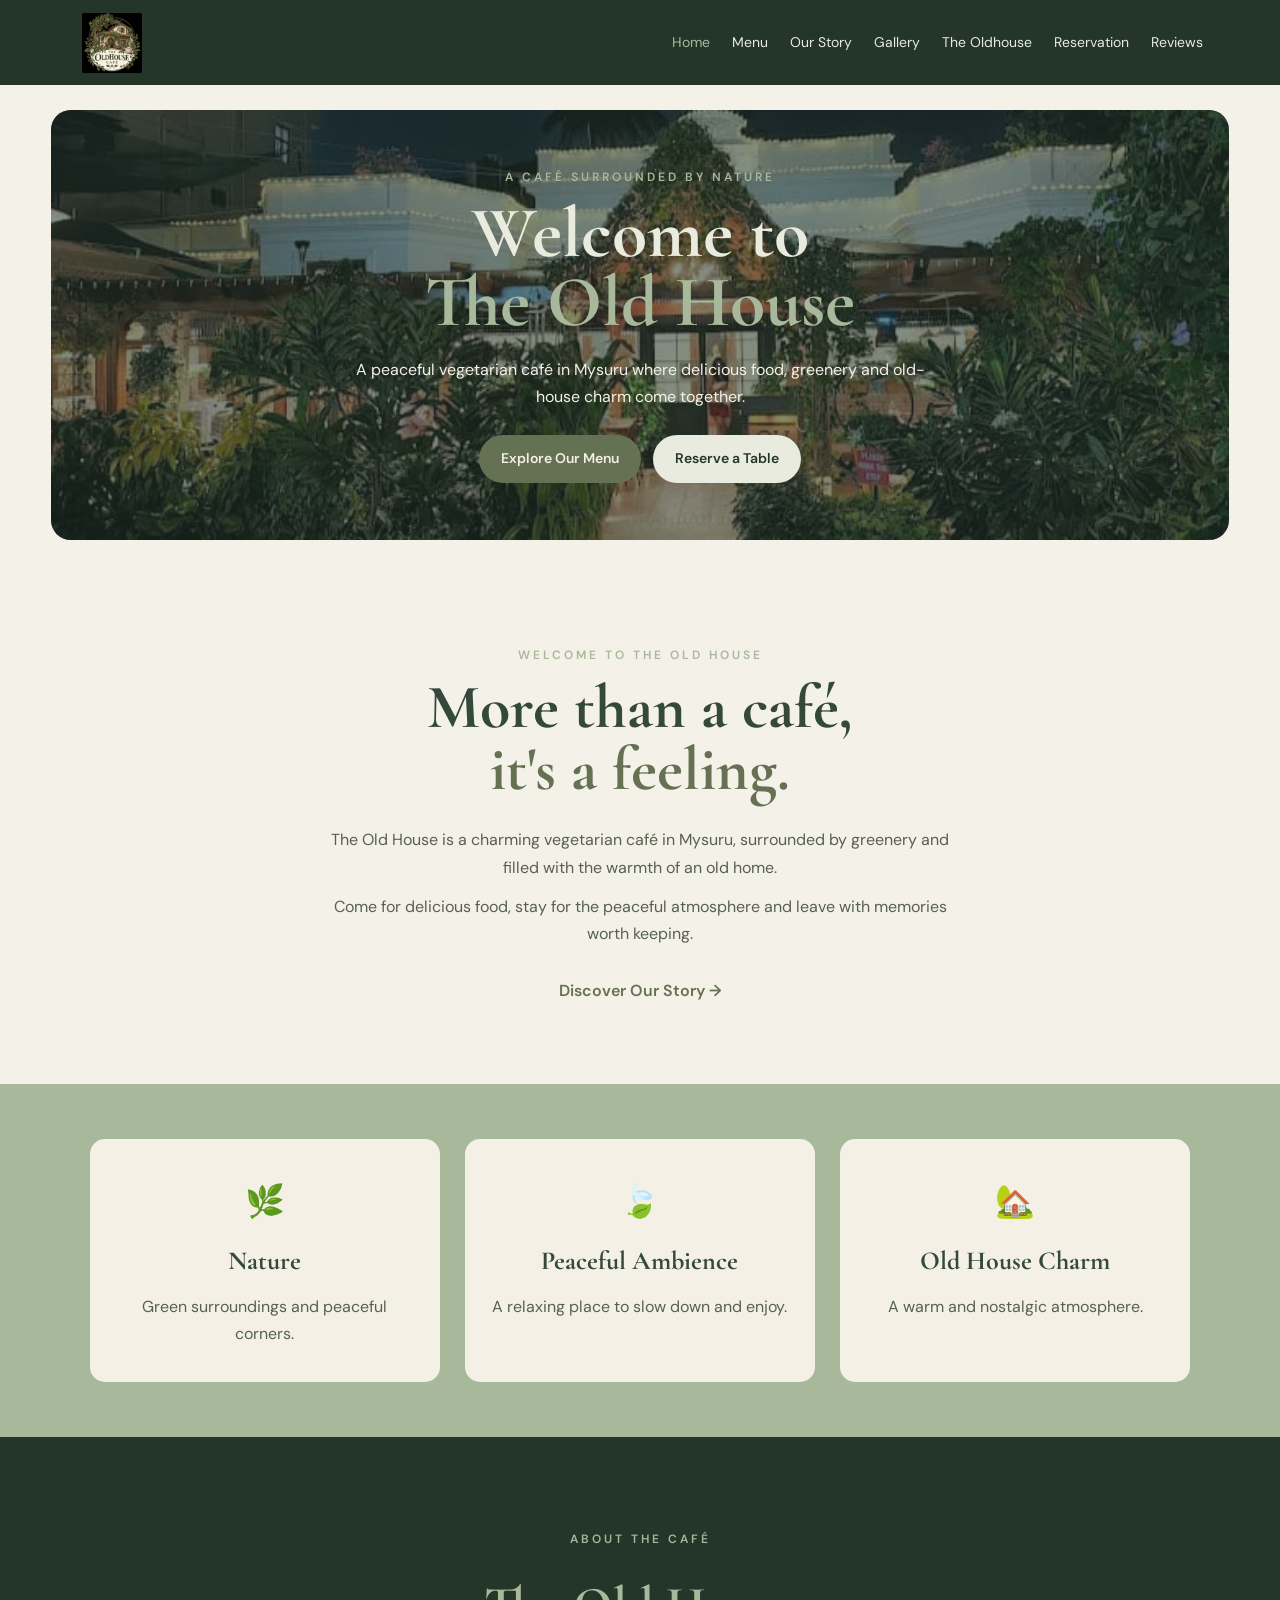
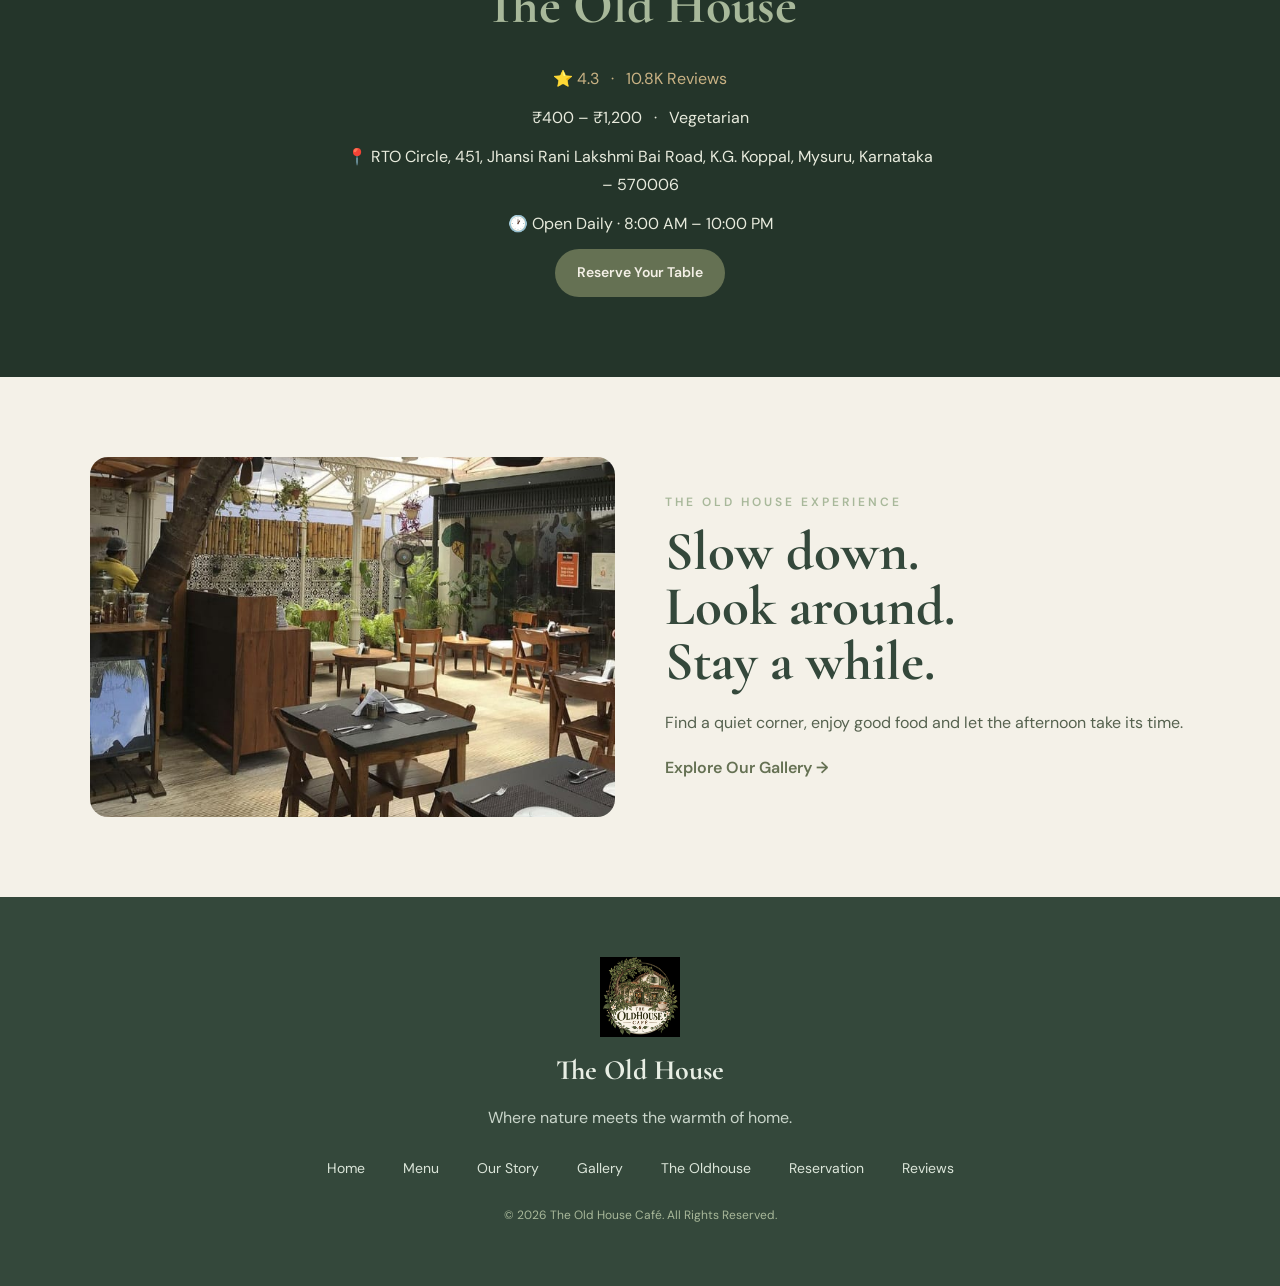
<file: index.html>
<!DOCTYPE html>
<html lang="en">

<head>
    <meta charset="UTF-8">
    <meta name="viewport" content="width=device-width, initial-scale=1.0">

    <title>The Old House | Mysuru</title>

    <link rel="stylesheet" href="css/style.css">

    <link href="https://fonts.googleapis.com/css2?family=Cormorant+Garamond:wght@500;600;700&family=DM+Sans:wght@400;500;600&display=swap" rel="stylesheet">
</head>

<body>

<!-- ================= NAVIGATION ================= -->

<header class="navbar">

    <div class="logo">
        <img src="imagesforblog/logo.jpeg" alt="The Old House Logo">
    </div>

    <nav>
        <a href="index.html" class="active">Home</a>
        <a href="menu.html">Menu</a>
        <a href="about.html">Our Story</a>
        <a href="gallery.html">Gallery</a>
        <a href="oldhouse.html">The Oldhouse</a>
        <a href="reservation.html">Reservation</a>
        <a href="reviews.html">Reviews</a>
    </nav>

</header>


<!-- ================= HERO ================= -->

<section class="hero">

    <img src="imagesforblog/ambience1.jpeg"
         alt="The Old House Café">

    <div class="hero-overlay">

        <p class="small-title">
            A CAFÉ SURROUNDED BY NATURE
        </p>

        <h1>
            Welcome to
            <br>
            <span>The Old House</span>
        </h1>

        <p class="hero-description">
            A peaceful vegetarian café in Mysuru where
            delicious food, greenery and old-house charm
            come together.
        </p>

        <div class="buttons">

            <a href="menu.html" class="btn">
                Explore Our Menu
            </a>

            <a href="reservation.html" class="btn btn-light">
                Reserve a Table
            </a>

        </div>

    </div>

</section>


<!-- ================= WELCOME ================= -->

<section class="welcome">

    <p class="small-title">
        WELCOME TO THE OLD HOUSE
    </p>

    <h2>
        More than a café,
        <br>
        <span>it's a feeling.</span>
    </h2>

    <p class="welcome-text">
        The Old House is a charming vegetarian café in Mysuru,
        surrounded by greenery and filled with the warmth of
        an old home.
    </p>

    <p class="welcome-text">
        Come for delicious food, stay for the peaceful
        atmosphere and leave with memories worth keeping.
    </p>

    <a href="about.html" class="text-link">
        Discover Our Story →
    </a>

</section>


<!-- ================= HIGHLIGHTS ================= -->

<section class="highlights">

    <div class="highlight-card">

        <span>🌿</span>

        <h3>Nature</h3>

        <p>
            Green surroundings and peaceful corners.
        </p>

    </div>


    <div class="highlight-card">

        <span>🍃</span>

        <h3>Peaceful Ambience</h3>

        <p>
            A relaxing place to slow down and enjoy.
        </p>

    </div>


    <div class="highlight-card">

        <span>🏡</span>

        <h3>Old House Charm</h3>

        <p>
            A warm and nostalgic atmosphere.
        </p>

    </div>

</section>


<!-- ================= CAFE DETAILS ================= -->

<section class="cafe-details">

    <div class="details-content">

        <p class="small-title">
            ABOUT THE CAFÉ
        </p>

        <h2>
            The Old House
        </h2>

        <p class="rating">
            ⭐ 4.3 &nbsp; · &nbsp; 10.8K Reviews
        </p>

        <p>
            ₹400 – ₹1,200 &nbsp; · &nbsp; Vegetarian
        </p>

        <p class="address">
            📍 RTO Circle, 451, Jhansi Rani Lakshmi Bai Road,
            K.G. Koppal, Mysuru, Karnataka – 570006
        </p>

        <p>
            🕐 Open Daily · 8:00 AM – 10:00 PM
        </p>

        <a href="reservation.html" class="btn">
            Reserve Your Table
        </a>

    </div>

</section>


<!-- ================= FINAL AMBIENCE ================= -->

<section class="final-ambience">

    <img src="imagesforblog/ambience2.jpeg"
         alt="The Old House Café ambience">

    <div class="final-text">

        <p class="small-title">
            THE OLD HOUSE EXPERIENCE
        </p>

        <h2>
            Slow down.<br>
            Look around.<br>
            Stay a while.
        </h2>

        <p>
            Find a quiet corner, enjoy good food and
            let the afternoon take its time.
        </p>

        <a href="gallery.html" class="text-link">
            Explore Our Gallery →
        </a>

    </div>

</section>


<!-- ================= FOOTER ================= -->

<footer>

    <img src="imagesforblog/logo.jpeg"
         alt="The Old House Logo">

    <h3>The Old House</h3>

    <p>
        Where nature meets the warmth of home.
    </p>

    <div class="footer-links">

        <a href="index.html">Home</a>
        <a href="menu.html">Menu</a>
        <a href="about.html">Our Story</a>
        <a href="gallery.html">Gallery</a>
        <a href="oldhouse.html">The Oldhouse</a>
        <a href="reservation.html">Reservation</a>
        <a href="reviews.html">Reviews</a>

    </div>

    <p class="copyright">
        © 2026 The Old House Café. All Rights Reserved.
    </p>

</footer>

</body>
</html>
</file>
<file: css/style.css>
/* =========================
   THE OLD HOUSE CAFÉ
   FOREST & CREAM THEME
========================= */

* {
    margin: 0;
    padding: 0;
    box-sizing: border-box;
}

html {
    scroll-behavior: smooth;
}

body {
    font-family: "DM Sans", sans-serif;
    background: #F4F0E6;
    color: #24352A;
    line-height: 1.7;
}

img {
    max-width: 100%;
    display: block;
}

a {
    text-decoration: none;
}


/* =========================
   NAVBAR
========================= */

.navbar {
    background: #24352A;
    min-height: 85px;
    padding: 12px 6%;
    display: flex;
    align-items: center;
    justify-content: space-between;
    gap: 25px;
}

.logo img {
    width: 70px;
    height: 60px;
    object-fit: contain;
    border-radius: 8px;
}

.navbar nav {
    display: flex;
    flex-wrap: wrap;
    justify-content: center;
    gap: 22px;
}

.navbar nav a {
    color: #E8EBDD;
    font-size: 14px;
    transition: 0.3s;
}

.navbar nav a:hover,
.navbar nav a.active {
    color: #A8B89A;
}


/* =========================
   HERO
========================= */

.hero {
    width: 92%;
    max-width: 1200px;
    height: 430px;
    margin: 25px auto;
    position: relative;
    overflow: hidden;
    border-radius: 20px;
}

.hero > img {
    width: 100%;
    height: 100%;
    object-fit: cover;
}

.hero-overlay {
    position: absolute;
    inset: 0;
    background: rgba(36, 53, 42, 0.55);

    display: flex;
    flex-direction: column;
    justify-content: center;
    align-items: center;

    text-align: center;
    padding: 25px;
    color: #E8EBDD;
}

.small-title {
    font-size: 12px;
    letter-spacing: 3px;
    font-weight: 600;
    color: #A8B89A;
    margin-bottom: 12px;
}

.hero h1 {
    font-family: "Cormorant Garamond", serif;
    font-size: clamp(42px, 7vw, 72px);
    line-height: 0.95;
    margin-bottom: 20px;
}

.hero h1 span {
    color: #A8B89A;
}

.hero-description {
    max-width: 600px;
    color: #F4F0E6;
    margin-bottom: 25px;
}

.buttons {
    display: flex;
    gap: 12px;
    flex-wrap: wrap;
    justify-content: center;
}


/* =========================
   BUTTONS
========================= */

.btn {
    display: inline-block;
    padding: 12px 22px;
    background: #657153;
    color: #F4F0E6;
    border-radius: 30px;
    font-size: 14px;
    font-weight: 600;
    transition: 0.3s;
}

.btn:hover {
    background: #8B6F52;
    transform: translateY(-2px);
}

.btn-light {
    background: #E8EBDD;
    color: #24352A;
}


/* =========================
   WELCOME
========================= */

.welcome {
    max-width: 850px;
    margin: auto;
    padding: 80px 25px;
    text-align: center;
}

.welcome h2 {
    font-family: "Cormorant Garamond", serif;
    font-size: clamp(40px, 6vw, 62px);
    line-height: 1;
    margin-bottom: 25px;
}

.welcome h2 span {
    color: #657153;
}

.welcome-text {
    max-width: 650px;
    margin: 12px auto;
    color: #56624F;
}

.text-link {
    display: inline-block;
    margin-top: 18px;
    color: #657153;
    font-weight: 600;
}


/* =========================
   HIGHLIGHTS
========================= */

.highlights {
    background: #A8B89A;
    padding: 55px 7%;
    display: grid;
    grid-template-columns: repeat(3, 1fr);
    gap: 25px;
}

.highlight-card {
    background: #F4F0E6;
    padding: 35px 25px;
    text-align: center;
    border-radius: 15px;
}

.highlight-card span {
    font-size: 32px;
}

.highlight-card h3 {
    font-family: "Cormorant Garamond", serif;
    font-size: 26px;
    margin: 10px 0;
}

.highlight-card p {
    color: #56624F;
}


/* =========================
   CAFE DETAILS
========================= */

.cafe-details {
    padding: 80px 20px;
    text-align: center;
    background: #24352A;
    color: #E8EBDD;
}

.details-content {
    max-width: 700px;
    margin: auto;
}

.cafe-details h2 {
    font-family: "Cormorant Garamond", serif;
    font-size: 52px;
    color: #A8B89A;
    margin-bottom: 15px;
}

.cafe-details p {
    margin: 12px 0;
}

.rating {
    color: #C9B284;
}

.address {
    max-width: 600px;
    margin: auto !important;
}


/* =========================
   FINAL AMBIENCE
========================= */

.final-ambience {
    padding: 80px 7%;
    display: grid;
    grid-template-columns: 1fr 1fr;
    gap: 50px;
    align-items: center;
}

.final-ambience img {
    width: 100%;
    height: 360px;
    object-fit: cover;
    border-radius: 18px;
}

.final-text h2 {
    font-family: "Cormorant Garamond", serif;
    font-size: 55px;
    line-height: 1;
    margin-bottom: 20px;
}

.final-text p:not(.small-title) {
    color: #56624F;
}


/* =========================
   FOOTER
========================= */

footer {
    background: #24352A;
    color: #E8EBDD;
    text-align: center;
    padding: 45px 20px;
}

footer img {
    width: 65px;
    height: 55px;
    object-fit: contain;
    margin: auto;
}

footer h3 {
    font-family: "Cormorant Garamond", serif;
    font-size: 28px;
    margin: 10px 0;
}

.footer-links {
    margin: 25px 0;
    display: flex;
    justify-content: center;
    flex-wrap: wrap;
    gap: 18px;
}

.footer-links a {
    color: #A8B89A;
    font-size: 14px;
}

.copyright {
    font-size: 12px;
    color: #A8B89A;
}


/* =========================
   MOBILE
========================= */

@media (max-width: 768px) {

    .navbar {
        flex-direction: column;
        padding: 15px;
    }

    .navbar nav {
        gap: 12px;
    }

    .navbar nav a {
        font-size: 12px;
    }

    .hero {
        width: 94%;
        height: 350px;
        margin: 15px auto;
    }

    .hero h1 {
        font-size: 44px;
    }

    .highlights {
        grid-template-columns: 1fr;
    }

    .final-ambience {
        grid-template-columns: 1fr;
        padding: 55px 6%;
    }

    .final-ambience img {
        height: 280px;
    }

    .final-text h2 {
        font-size: 44px;
    }
}
/* =========================================
   MENU CATEGORY SECTION
========================================= */

.food-category {
    display: none;
    max-width: 900px;
    margin: 30px auto;
    padding: 20px;
}

.food-category.active-category {
    display: block;
}

.food-category > h2 {
    text-align: center;
    color: #6f8565;
    font-size: 32px;
    margin-bottom: 25px;
}


/* =========================================
   CATEGORY BUTTONS
========================================= */

.categories {
    display: flex;
    flex-wrap: wrap;
    justify-content: center;
    gap: 10px;
    max-width: 1000px;
    margin: 20px auto;
    padding: 10px;
}

.category {
    background: #eef2e8;
    color: #607458;
    border: 1px solid #b8c7ae;
    padding: 10px 18px;
    border-radius: 30px;
    font-size: 15px;
    cursor: pointer;
}

.category:hover,
.category.active {
    background: #7f9475;
    color: white;
}


/* =========================================
   MENU ITEMS
========================================= */

.menu-list {
    display: flex;
    flex-direction: column;
    gap: 12px;
}

.menu-item {
    display: flex;
    align-items: center;
    gap: 18px;
    background: #fffdf8;
    padding: 10px 15px;
    border-radius: 14px;
    border: 1px solid #dce3d6;
    box-shadow: 0 2px 8px rgba(60, 80, 50, 0.08);
}


/* SMALL FOOD IMAGE */

.menu-item img {
    width: 75px;
    height: 60px;
    object-fit: cover;
    border-radius: 10px;
    flex-shrink: 0;
}


/* =========================================
   ITEM NAME OVAL
========================================= */

.menu-details {
    flex: 1;
}

.menu-details h3 {
    display: inline-block;
    background: #e6eee0;
    color: #5f7655;
    padding: 7px 16px;
    border-radius: 50px;
    font-size: 19px;
    margin: 0 0 5px 0;
}


/* PRICE */

.menu-item strong {
    color: #5f7655;
    font-size: 17px;
    min-width: 55px;
    text-align: right;
}


/* =========================================
   MOBILE
========================================= */

@media (max-width: 600px) {

    .categories {
        gap: 7px;
    }

    .category {
        font-size: 13px;
        padding: 8px 12px;
    }

    .food-category {
        padding: 10px;
    }

    .food-category > h2 {
        font-size: 27px;
    }

    .menu-item {
        gap: 10px;
        padding: 8px 10px;
    }

    .menu-item img {
        width: 60px;
        height: 50px;
    }

    .menu-details h3 {
        font-size: 16px;
        padding: 6px 11px;
    }

    .menu-item strong {
        font-size: 14px;
        min-width: 45px;
    }
}
/* ===== MENU CATEGORY FIX ===== */

.food-category {
    display: none !important;
}

.food-category.active-category {
    display: block !important;
}

/* Menu item layout */

.menu-list {
    display: flex;
    flex-direction: column;
    gap: 12px;
    max-width: 850px;
    margin: auto;
}

.menu-item {
    display: flex;
    align-items: center;
    width: 100%;
    box-sizing: border-box;
    padding: 10px 15px;
    gap: 18px;
    background: #fffdf8;
    border-radius: 15px;
}

/* Small images */

.menu-item img {
    width: 200px !important;
    height: 200px !important;
    object-fit: cover;
    border-radius: 10px;
    flex-shrink: 0;
}

/* Item name */

.menu-details {
    flex: 1;
}

.menu-details h3 {
    display: inline-block;
    margin: 0;
    padding: 6px 16px;
    border-radius: 50px;
    background: #e7eee2;
    color: #637b5b;
    font-size: 18px;
}

/* Price */

.menu-item strong {
    margin-left: auto;
    color: #637b5b;
    font-size: 17px;
    white-space: nowrap;
}
/* ===== GALLERY SMALL IMAGES ===== */

.gallery-section {
    padding: 40px 20px;
}

.gallery-grid {
    max-width: 750px;
    margin: auto;
    display: grid;
    grid-template-columns: repeat(2, 1fr);
    gap: 20px;
}

.gallery-card {
    background: #fffdf8;
    padding: 10px;
    border-radius: 15px;
    text-align: center;
}

.gallery-card img {
    width: 100% !important;
    height: 160px !important;
    object-fit: cover;
    border-radius: 12px;
    display: block;
}

.gallery-card h3 {
    margin: 10px 5px 5px;
    color: #637b5b;
    font-size: 18px;
}

/* Mobile */

@media (max-width: 600px) {

    .gallery-grid {
        grid-template-columns: 1fr 1fr;
        gap: 12px;
    }

    .gallery-card img {
        height: 120px !important;
    }

    .gallery-card h3 {
        font-size: 15px;
    }
}
/* ===== OLDHOUSE IMAGES ===== */

.oldhouse-images {
    max-width: 750px;
    margin: auto;
    display: grid;
    grid-template-columns: repeat(2, 1fr);
    gap: 18px;
}

.oldhouse-images img {
    width: 100%;
    height: 160px;
    object-fit: cover;
    border-radius: 14px;
}

@media (max-width: 600px) {

    .oldhouse-images {
        gap: 12px;
    }

    .oldhouse-images img {
        height: 120px;
    }
}
/* ===== RESERVATION PAGE ===== */

.reservation-header {
    text-align: center;
    padding: 70px 20px 45px;
}

.reservation-header h1 {
    font-size: 52px;
    margin: 10px 0;
}

.reservation-header p {
    max-width: 600px;
    margin: auto;
}


.reservation-section {
    padding: 40px 20px 80px;
}

.reservation-container {
    max-width: 950px;
    margin: auto;
    display: grid;
    grid-template-columns: 1fr 1fr;
    gap: 45px;
    align-items: start;
}


.reservation-info h2 {
    font-size: 42px;
    color: #637b5b;
    margin: 10px 0 20px;
}

.reservation-info > p {
    line-height: 1.8;
}

.reservation-details {
    margin-top: 30px;
    line-height: 1.7;
}


.reservation-form-box {
    background: #fffdf8;
    padding: 30px;
    border-radius: 20px;
    box-shadow: 0 5px 25px rgba(70, 90, 60, 0.12);
}

.reservation-form-box h2 {
    color: #637b5b;
    margin-top: 0;
}


.reservation-form-box label {
    display: block;
    margin-top: 15px;
    margin-bottom: 6px;
    font-weight: 600;
}


.reservation-form-box input,
.reservation-form-box select,
.reservation-form-box textarea {
    width: 100%;
    padding: 12px;
    border: 1px solid #cbd5c4;
    border-radius: 10px;
    background: white;
    font-family: inherit;
    box-sizing: border-box;
}


.reservation-form-box textarea {
    resize: vertical;
}


.reservation-form-box .btn {
    margin-top: 22px;
    border: none;
    cursor: pointer;
}


#reservationMessage {
    margin-top: 18px;
    color: #637b5b;
    font-weight: 600;
}


.reservation-bottom {
    text-align: center;
    padding: 70px 20px;
}

.reservation-bottom h2 {
    font-size: 42px;
    color: #637b5b;
    line-height: 1.2;
}


/* ===== MOBILE ===== */

@media (max-width: 700px) {

    .reservation-container {
        grid-template-columns: 1fr;
        gap: 30px;
    }

    .reservation-header h1 {
        font-size: 40px;
    }

    .reservation-info h2,
    .reservation-bottom h2 {
        font-size: 34px;
    }

    .reservation-form-box {
        padding: 22px;
    }
}
/* ===== REVIEWS PAGE ===== */

.reviews-header {
    text-align: center;
    padding: 70px 20px 45px;
}

.reviews-header h1 {
    font-size: 52px;
    margin: 10px 0;
}

.reviews-header p {
    max-width: 600px;
    margin: auto;
}


/* Rating */

.rating-section {
    padding: 20px;
    text-align: center;
}

.rating-box {
    max-width: 400px;
    margin: auto;
    padding: 30px;
    background: #fffdf8;
    border-radius: 20px;
    box-shadow: 0 5px 20px rgba(70, 90, 60, 0.12);
}

.rating-number {
    font-size: 55px;
    font-weight: 600;
    color: #637b5b;
}

.stars,
.review-stars {
    color: #637b5b;
    letter-spacing: 3px;
    font-size: 20px;
}

.rating-note {
    line-height: 1.6;
}


/* Review Cards */

.reviews-section {
    padding: 60px 20px;
}

.reviews-grid {
    max-width: 900px;
    margin: 35px auto 0;

    display: grid;
    grid-template-columns: repeat(2, 1fr);

    gap: 20px;
}

.review-card {
    background: #fffdf8;
    padding: 25px;
    border-radius: 18px;
    box-shadow: 0 4px 18px rgba(70, 90, 60, 0.10);
}

.review-card p {
    line-height: 1.7;
    font-style: italic;
}

.review-card h3 {
    color: #637b5b;
    font-size: 16px;
}


/* Write Review */

.write-review {
    text-align: center;
    padding: 70px 20px;
}

.write-review h2 {
    color: #637b5b;
    font-size: 40px;
}

.write-review form {
    max-width: 550px;
    margin: 30px auto;
    display: flex;
    flex-direction: column;
    gap: 15px;
}

.write-review input,
.write-review select,
.write-review textarea {
    width: 100%;
    box-sizing: border-box;
    padding: 13px;
    border: 1px solid #cbd5c4;
    border-radius: 10px;
    font-family: inherit;
    background: #fff;
}

.write-review textarea {
    resize: vertical;
}

.write-review button {
    border: none;
    cursor: pointer;
}

#reviewMessage {
    color: #637b5b;
    font-weight: 600;
}


/* Mobile */

@media (max-width: 700px) {

    .reviews-header h1 {
        font-size: 40px;
    }

    .reviews-grid {
        grid-template-columns: 1fr;
    }

    .write-review h2 {
        font-size: 32px;
    }

}
/* ==================================================
   OLDHOUSE PAGE
   Portrait Image + Information Layout
================================================== */

/* Oldhouse page background */
body {
    background: #f4f1e8;
    color: #34483b;
}

/* Page heading */
.menu-header {
    text-align: center;
    padding: 80px 20px 60px;
    background: #e8eee4;
}

.menu-header h1 {
    font-family: "Cormorant Garamond", serif;
    font-size: 60px;
    color: #526b58;
    margin: 10px 0;
}

.menu-header p {
    font-family: "DM Sans", sans-serif;
    color: #718276;
    font-size: 16px;
    max-width: 650px;
    margin: 10px auto;
    line-height: 1.7;
}


/* ==================================================
   PORTRAIT SECTIONS
================================================== */

.portrait-section {
    max-width: 1100px;
    margin: 80px auto;
    padding: 0 30px;

    display: flex;
    align-items: center;
    gap: 70px;
}

/* Alternate direction */
.portrait-section.reverse {
    flex-direction: row-reverse;
}


/* ==================================================
   PORTRAIT IMAGE
================================================== */

.portrait-image {
    width: 42%;
    flex-shrink: 0;
}

.portrait-image img {
    width: 100%;
    height: 500px;

    object-fit: cover;

    border-radius: 160px 160px 25px 25px;

    display: block;

    box-shadow: 0 12px 30px rgba(50, 70, 55, 0.15);
}


/* ==================================================
   INFORMATION
================================================== */

.portrait-info {
    flex: 1;
}

.portrait-info .small-title {
    color: #78917c;
    font-size: 13px;
    font-weight: 600;
    letter-spacing: 2px;
    margin-bottom: 15px;
}

.portrait-info h2 {
    font-family: "Cormorant Garamond", serif;
    font-size: 44px;
    line-height: 1.05;
    color: #405847;
    margin: 0 0 25px;
}

.portrait-info h2 span {
    color: #78917c;
}

.portrait-info p {
    font-family: "DM Sans", sans-serif;
    color: #657267;
    font-size: 16px;
    line-height: 1.8;
    margin-bottom: 18px;
}


/* ==================================================
   QUICK FACTS
================================================== */

.why-us {
    background: #e8eee4;
    padding: 90px 30px;
}

.why-us .section-title {
    text-align: center;
    margin-bottom: 50px;
}

.why-us .section-title h2 {
    font-family: "Cormorant Garamond", serif;
    font-size: 44px;
    color: #405847;
}

.why-container {
    max-width: 1100px;
    margin: auto;

    display: grid;
    grid-template-columns: repeat(4, 1fr);
    gap: 25px;
}

.why-card {
    background: #f8f6ef;
    padding: 30px 22px;
    text-align: center;

    border-radius: 20px;

    box-shadow: 0 8px 20px rgba(50, 70, 55, 0.08);
}

.why-card span {
    font-size: 30px;
}

.why-card h3 {
    font-family: "Cormorant Garamond", serif;
    font-size: 25px;
    color: #526b58;
    margin: 15px 0 10px;
}

.why-card p {
    font-family: "DM Sans", sans-serif;
    color: #718076;
    font-size: 14px;
    line-height: 1.6;
}


/* ==================================================
   ENDING SECTION
================================================== */

.oldhouse-ending {
    text-align: center;
    padding: 100px 20px;
    background: #dce6da;
}

.oldhouse-ending .small-title {
    color: #718a76;
    font-size: 13px;
    letter-spacing: 2px;
    font-weight: 600;
}

.oldhouse-ending h2 {
    font-family: "Cormorant Garamond", serif;
    font-size: 52px;
    line-height: 1.1;
    color: #405847;
    margin: 20px 0 35px;
}

.oldhouse-ending h2 span {
    color: #78917c;
}


/* ==================================================
   BUTTON
================================================== */

.oldhouse-ending .btn {
    display: inline-block;
    padding: 13px 28px;

    background: #526b58;
    color: white;

    text-decoration: none;
    border-radius: 30px;

    font-family: "DM Sans", sans-serif;
    font-size: 14px;

    transition: 0.3s;
}

.oldhouse-ending .btn:hover {
    background: #405847;
    transform: translateY(-2px);
}


/* ==================================================
   FOOTER
================================================== */

footer {
    text-align: center;
    padding: 60px 20px;
    background: #34483b;
    color: #e8eee4;
}

footer img {
    width: 80px;
    height: 80px;
    object-fit: contain;
    margin-bottom: 10px;
}

footer h3 {
    font-family: "Cormorant Garamond", serif;
    font-size: 28px;
    margin: 5px 0 10px;
}

footer p {
    font-family: "DM Sans", sans-serif;
    color: #c9d5ca;
}

.footer-links {
    margin: 25px 0;
}

.footer-links a {
    color: #dce6da;
    text-decoration: none;
    margin: 0 10px;
    font-size: 14px;
}

.footer-links a:hover {
    color: white;
}

.copyright {
    font-size: 12px;
    margin-top: 25px;
}


/* ==================================================
   MOBILE PHONE
================================================== */

@media (max-width: 768px) {

    .menu-header {
        padding: 60px 20px 45px;
    }

    .menu-header h1 {
        font-size: 45px;
    }

    .portrait-section,
    .portrait-section.reverse {
        flex-direction: column;
        gap: 35px;
        margin: 60px auto;
        padding: 0 20px;
    }

    .portrait-image {
        width: 80%;
    }

    .portrait-image img {
        height: 420px;
        border-radius: 120px 120px 20px 20px;
    }

    .portrait-info {
        text-align: center;
    }

    .portrait-info h2 {
        font-size: 38px;
    }

    .portrait-info p {
        font-size: 15px;
    }

    .why-container {
        grid-template-columns: 1fr 1fr;
    }

    .oldhouse-ending h2 {
        font-size: 42px;
    }

}


/* ==================================================
   SMALL PHONE
================================================== */

@media (max-width: 480px) {

    .portrait-image {
        width: 88%;
    }

    .portrait-image img {
        height: 360px;
    }

    .portrait-info h2 {
        font-size: 34px;
    }

    .why-container {
        grid-template-columns: 1fr;
    }

    .oldhouse-ending {
        padding: 70px 20px;
    }

    .oldhouse-ending h2 {
        font-size: 36px;
    }

}
/* ==================================================
   OUR STORY PAGE
================================================== */

.story-header {
    min-height: 480px;
    display: flex;
    align-items: center;
    justify-content: center;
    text-align: center;

    background: #e5ece2;
    padding: 70px 20px;
}

.story-header-content {
    max-width: 800px;
}

.story-header h1 {
    font-family: "Cormorant Garamond", serif;
    font-size: 64px;
    line-height: 1;
    color: #405847;
    margin: 15px 0 25px;
}

.story-header h1 span {
    color: #78917c;
}

.story-header p:not(.small-title) {
    font-family: "DM Sans", sans-serif;
    color: #657267;
    font-size: 17px;
    line-height: 1.8;
    max-width: 650px;
    margin: auto;
}


/* ==================================================
   OPENING STORY
================================================== */

.story-opening {
    max-width: 1100px;
    margin: 90px auto;
    padding: 0 30px;

    display: flex;
    align-items: center;
    gap: 70px;
}

.story-opening-image {
    width: 43%;
    flex-shrink: 0;
}

.story-opening-image img {
    width: 100%;
    height: 520px;
    object-fit: cover;

    border-radius: 170px 170px 25px 25px;

    display: block;

    box-shadow: 0 12px 30px rgba(50,70,55,0.15);
}

.story-opening-text {
    flex: 1;
}

.story-opening-text h2 {
    font-family: "Cormorant Garamond", serif;
    font-size: 46px;
    line-height: 1.05;
    color: #405847;
    margin: 15px 0 25px;
}

.story-opening-text h2 span {
    color: #78917c;
}

.story-opening-text p {
    font-family: "DM Sans", sans-serif;
    color: #657267;
    font-size: 16px;
    line-height: 1.8;
    margin-bottom: 18px;
}


/* ==================================================
   STORY SECTIONS
================================================== */

.story-section {
    max-width: 1100px;
    margin: 100px auto;
    padding: 0 30px;

    display: flex;
    align-items: center;
    gap: 70px;
}

.story-section.reverse {
    flex-direction: row-reverse;
}

.story-image {
    width: 42%;
    flex-shrink: 0;
}

.story-image img {
    width: 100%;
    height: 500px;

    object-fit: cover;

    border-radius: 25px 25px 160px 160px;

    display: block;

    box-shadow: 0 12px 30px rgba(50,70,55,0.14);
}

.story-text {
    flex: 1;
}

.story-text .small-title {
    color: #78917c;
    font-size: 13px;
    font-weight: 600;
    letter-spacing: 2px;
    margin-bottom: 15px;
}

.story-text h2 {
    font-family: "Cormorant Garamond", serif;
    font-size: 44px;
    line-height: 1.05;
    color: #405847;
    margin: 0 0 25px;
}

.story-text h2 span {
    color: #78917c;
}

.story-text p {
    font-family: "DM Sans", sans-serif;
    color: #657267;
    font-size: 16px;
    line-height: 1.8;
    margin-bottom: 18px;
}


/* ==================================================
   BRAND IDENTITY BOX
================================================== */

.identity-box {
    display: flex;
    gap: 15px;
    margin-top: 25px;
    flex-wrap: wrap;
}

.identity-box div {
    background: #edf2e9;
    border: 1px solid #d5dfd2;

    padding: 15px 18px;

    border-radius: 18px;

    text-align: center;
    min-width: 100px;
}

.identity-box strong {
    display: block;
    font-family: "Cormorant Garamond", serif;
    font-size: 25px;
    color: #526b58;
    margin-bottom: 5px;
}

.identity-box span {
    font-family: "DM Sans", sans-serif;
    font-size: 11px;
    color: #718076;
}


/* ==================================================
   PHILOSOPHY
================================================== */

.philosophy-section {
    background: #e8eee4;

    padding: 90px max(30px, calc((100% - 1100px) / 2));

    display: grid;
    grid-template-columns: 1fr 1fr;
    gap: 80px;

    align-items: center;
}

.philosophy-heading .small-title {
    color: #78917c;
    font-size: 13px;
    letter-spacing: 2px;
    font-weight: 600;
}

.philosophy-heading h2 {
    font-family: "Cormorant Garamond", serif;
    font-size: 48px;
    line-height: 1.05;
    color: #405847;
    margin-top: 15px;
}

.philosophy-heading h2 span {
    color: #78917c;
}

.philosophy-content p {
    font-family: "DM Sans", sans-serif;
    color: #657267;
    font-size: 16px;
    line-height: 1.9;
    margin-bottom: 20px;
}


/* ==================================================
   WHAT WE BELIEVE
================================================== */

.beliefs {
    padding: 100px 30px;
    background: #f4f1e8;
}

.beliefs .section-title {
    text-align: center;
    margin-bottom: 55px;
}

.beliefs .section-title h2 {
    font-family: "Cormorant Garamond", serif;
    font-size: 48px;
    line-height: 1;
    color: #405847;
    margin-top: 15px;
}

.beliefs .section-title h2 span {
    color: #78917c;
}

.belief-grid {
    max-width: 1100px;
    margin: auto;

    display: grid;
    grid-template-columns: repeat(3, 1fr);
    gap: 25px;
}

.belief-card {
    background: #e8eee4;

    padding: 40px 28px;

    border-radius: 25px;

    text-align: center;

    transition: 0.3s;
}

.belief-card:hover {
    transform: translateY(-6px);
}

.belief-icon {
    font-size: 35px;
    margin-bottom: 15px;
}

.belief-card h3 {
    font-family: "Cormorant Garamond", serif;
    font-size: 27px;
    color: #526b58;
    margin-bottom: 15px;
}

.belief-card p {
    font-family: "DM Sans", sans-serif;
    font-size: 14px;
    line-height: 1.7;
    color: #718076;
}


/* ==================================================
   COMMUNITY SECTION
================================================== */

.community-section {
    max-width: 1100px;
    margin: 100px auto;
    padding: 0 30px;

    display: flex;
    align-items: center;
    gap: 70px;
}

.community-image {
    width: 45%;
    flex-shrink: 0;
}

.community-image img {
    width: 100%;
    height: 500px;

    object-fit: cover;

    border-radius: 150px 150px 25px 25px;

    box-shadow: 0 12px 30px rgba(50,70,55,0.14);
}

.community-text {
    flex: 1;
}

.community-text .small-title {
    color: #78917c;
    font-size: 13px;
    letter-spacing: 2px;
    font-weight: 600;
}

.community-text h2 {
    font-family: "Cormorant Garamond", serif;
    font-size: 46px;
    line-height: 1;
    color: #405847;
    margin: 15px 0 25px;
}

.community-text h2 span {
    color: #78917c;
}

.community-text p {
    font-family: "DM Sans", sans-serif;
    color: #657267;
    font-size: 16px;
    line-height: 1.8;
    margin-bottom: 18px;
}


/* ==================================================
   STORY ENDING
================================================== */

.story-ending {
    background: #dce6da;

    text-align: center;

    padding: 110px 25px;
}

.story-ending-content {
    max-width: 850px;
    margin: auto;
}

.story-ending .small-title {
    color: #718a76;
    font-size: 13px;
    letter-spacing: 2px;
    font-weight: 600;
}

.story-ending h2 {
    font-family: "Cormorant Garamond", serif;
    font-size: 52px;
    line-height: 1.1;

    color: #405847;

    margin: 20px 0 35px;
}

.story-ending h2 span {
    color: #78917c;
}

.story-button {
    display: inline-block;

    background: #526b58;
    color: white;

    padding: 14px 30px;

    border-radius: 30px;

    text-decoration: none;

    font-family: "DM Sans", sans-serif;
    font-size: 14px;

    transition: 0.3s;
}

.story-button:hover {
    background: #405847;
    transform: translateY(-2px);
}


/* ==================================================
   MOBILE
================================================== */

@media (max-width: 768px) {

    .story-header {
        min-height: 400px;
    }

    .story-header h1 {
        font-size: 48px;
    }

    .story-opening,
    .story-section,
    .story-section.reverse,
    .community-section {
        flex-direction: column;
        gap: 35px;
        margin: 65px auto;
        padding: 0 20px;
    }

    .story-opening-image,
    .story-image,
    .community-image {
        width: 82%;
    }

    .story-opening-image img,
    .story-image img,
    .community-image img {
        height: 430px;
    }

    .story-opening-text,
    .story-text,
    .community-text {
        text-align: center;
    }

    .story-opening-text h2,
    .story-text h2,
    .community-text h2 {
        font-size: 38px;
    }

    .identity-box {
        justify-content: center;
    }

    .philosophy-section {
        grid-template-columns: 1fr;
        gap: 35px;
        padding: 70px 25px;
        text-align: center;
    }

    .belief-grid {
        grid-template-columns: 1fr;
    }

    .beliefs {
        padding: 75px 20px;
    }

    .beliefs .section-title h2 {
        font-size: 40px;
    }

    .story-ending {
        padding: 80px 20px;
    }

    .story-ending h2 {
        font-size: 40px;
    }
}


/* ==================================================
   SMALL PHONES
================================================== */

@media (max-width: 480px) {

    .story-header h1 {
        font-size: 42px;
    }

    .story-header p:not(.small-title) {
        font-size: 15px;
    }

    .story-opening-image,
    .story-image,
    .community-image {
        width: 90%;
    }

    .story-opening-image img,
    .story-image img,
    .community-image img {
        height: 360px;
    }

    .story-opening-text h2,
    .story-text h2,
    .community-text h2 {
        font-size: 34px;
    }

    .philosophy-heading h2 {
        font-size: 39px;
    }

    .story-ending h2 {
        font-size: 35px;
    }
}
</file>
